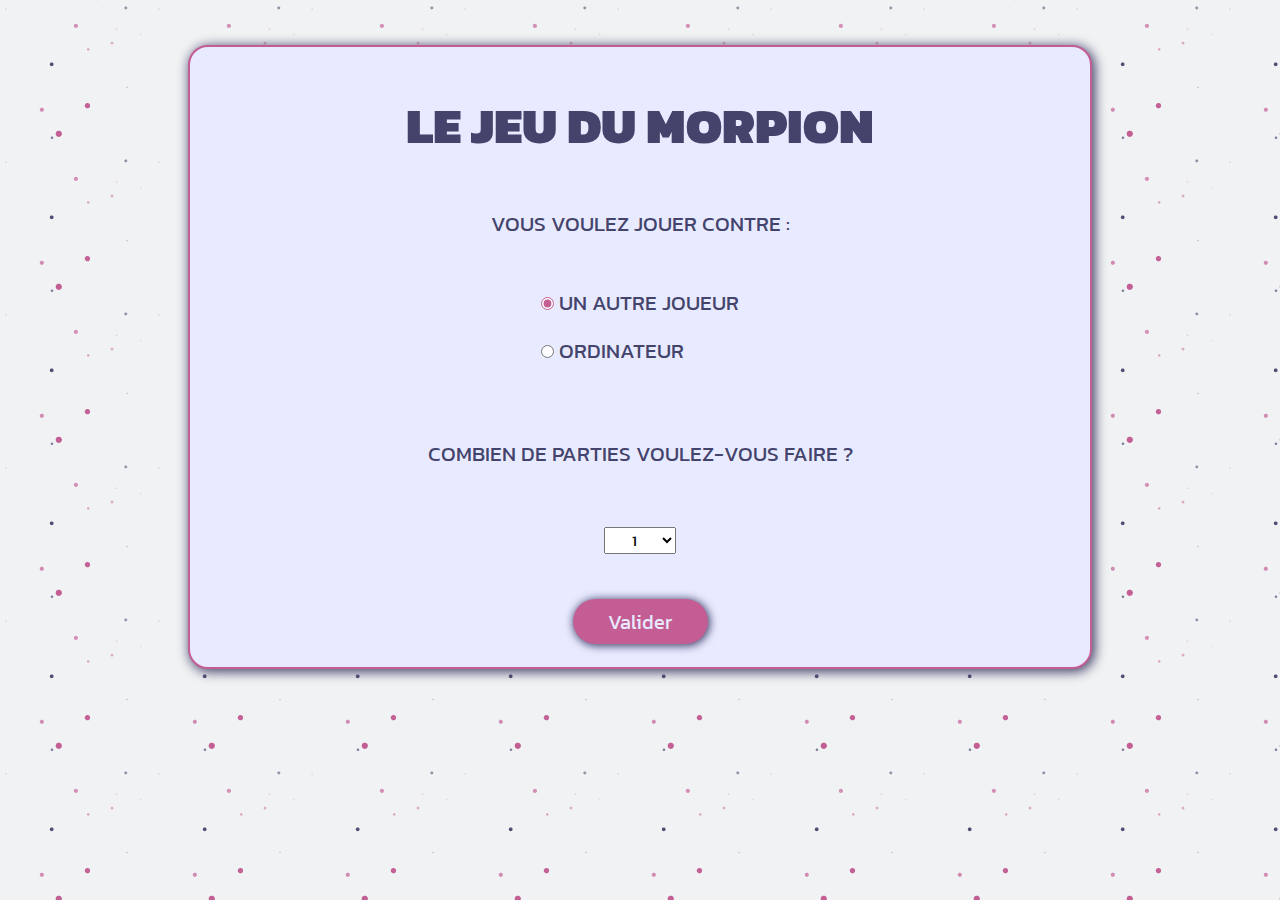
<file: index.html>
<!DOCTYPE html>
<html lang="fr">
<head>
    <meta charset="UTF-8">
    <meta http-equiv="X-UA-Compatible" content="IE=edge">
    <meta name="viewport" content="width=device-width, initial-scale=1.0">
    <title>Viens jouer au morpion</title>
    <link rel="stylesheet" href="app.css">
    <script src="thethird.js" defer></script>
    <link href="https://fonts.googleapis.com/css2?family=Kanit:ital,wght@0,300;1,100&display=swap" rel="stylesheet"> 
</head>
<body>
    <div class="container">
        <div class="interface2">
        <h1>LE JEU DU MORPION</h1>
        <form action="" class="interface">
            <div class="againstWhom">
                <legend for="who">Vous voulez jouer contre :</legend><br>
            <div class="answers">
            <input id="thecomputer" type="radio" name="player" value="thecomputer" checked> 
            <label for="thecomputer">un autre joueur</label> <br>
            <input id="theplayer" type="radio" name="player" value="theplayer"> 
            <label for="theplayer">ordinateur</label> 
            </div>
        </div>
            
            <div class="againstWhom">
                <legend for="numberparty">Combien de parties voulez-vous faire ?</legend> <br>
            <select name="howManyGames" id="numberparty">
                <option value="nbGame">1</option>
                <option value="nbGame">2</option>
                <option value="nbGame">3</option>
                <option value="nbGame">4</option>
                <option value="nbGame">5</option>
                <option value="nbGame">6</option>
            </select>
            </div>
            
            <button id="submitTheForm" type="submit">Valider</button>
        </form>
    </div></div>
</body>
</html>
</file>
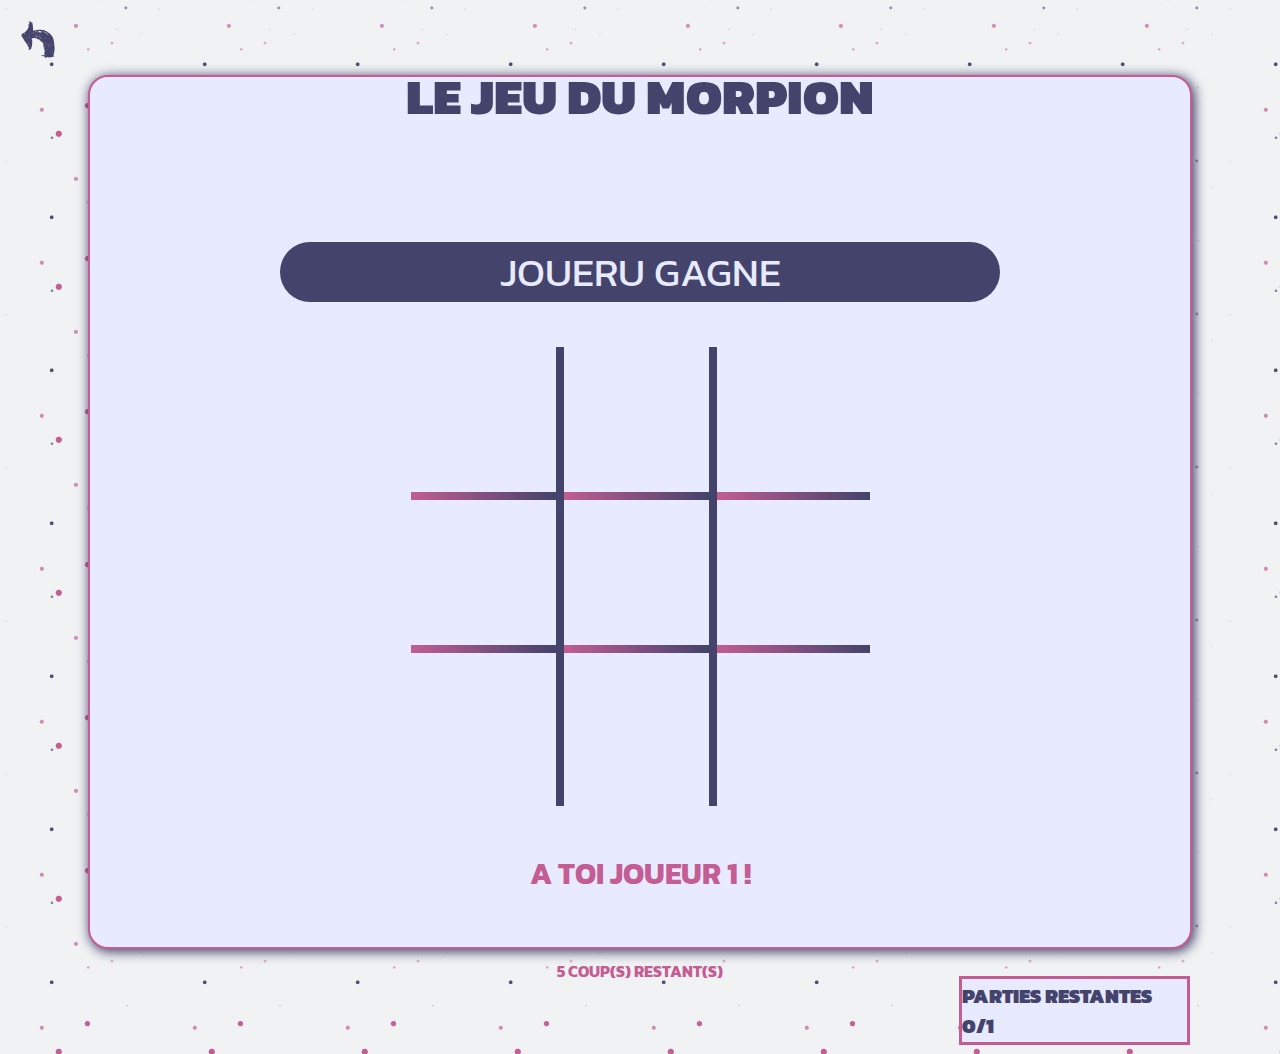
<file: gamepage.html>
<!DOCTYPE html>
<html lang="fr">
<head>
    <meta charset="UTF-8">
    <meta http-equiv="X-UA-Compatible" content="IE=edge">
    <meta name="viewport" content="width=device-width, initial-scale=1.0">
    <title>Essaye de gagner</title>
    <link rel="stylesheet" href="app.css">
    <script src="app.js" defer></script>
    <link href="https://fonts.googleapis.com/css2?family=Fuzzy+Bubbles:wght@700&family=Kanit:ital,wght@0,300;1,100&family=Raleway:wght@900&display=swap" rel="stylesheet"> 
</head>
<body>
    <img class="back" src="2079324.svg" alt="">
    <div class="container">
        <div class="interface3">
        <h1>LE JEU DU MORPION</h1>
        <div class="whowon">Joueru gagne</div>
        <div class="game">
            <button class="box box1"></button>
            <button class="box box2"></button>
            <button class="box box3"></button>
            <button class="box box4"></button>
            <button class="box box5"></button>
            <button class="box box6"></button>
            <button class="box box7"></button>
            <button class="box box8"></button>
            <button class="box box9"></button>
        </div>  
        <div class="player">
        <span class="whichplayer">A toi Joueur 1 !</span> <br>
        <span class="roundleft"></span>
    </div>
    </div>
   </div>
        <div class="gameleft">
            <div class="nbgameleft">
                <p>Parties restantes <span class="leftof">0/1</span></p>
            </div>
        </div>
   
</body>
</html>
</file>
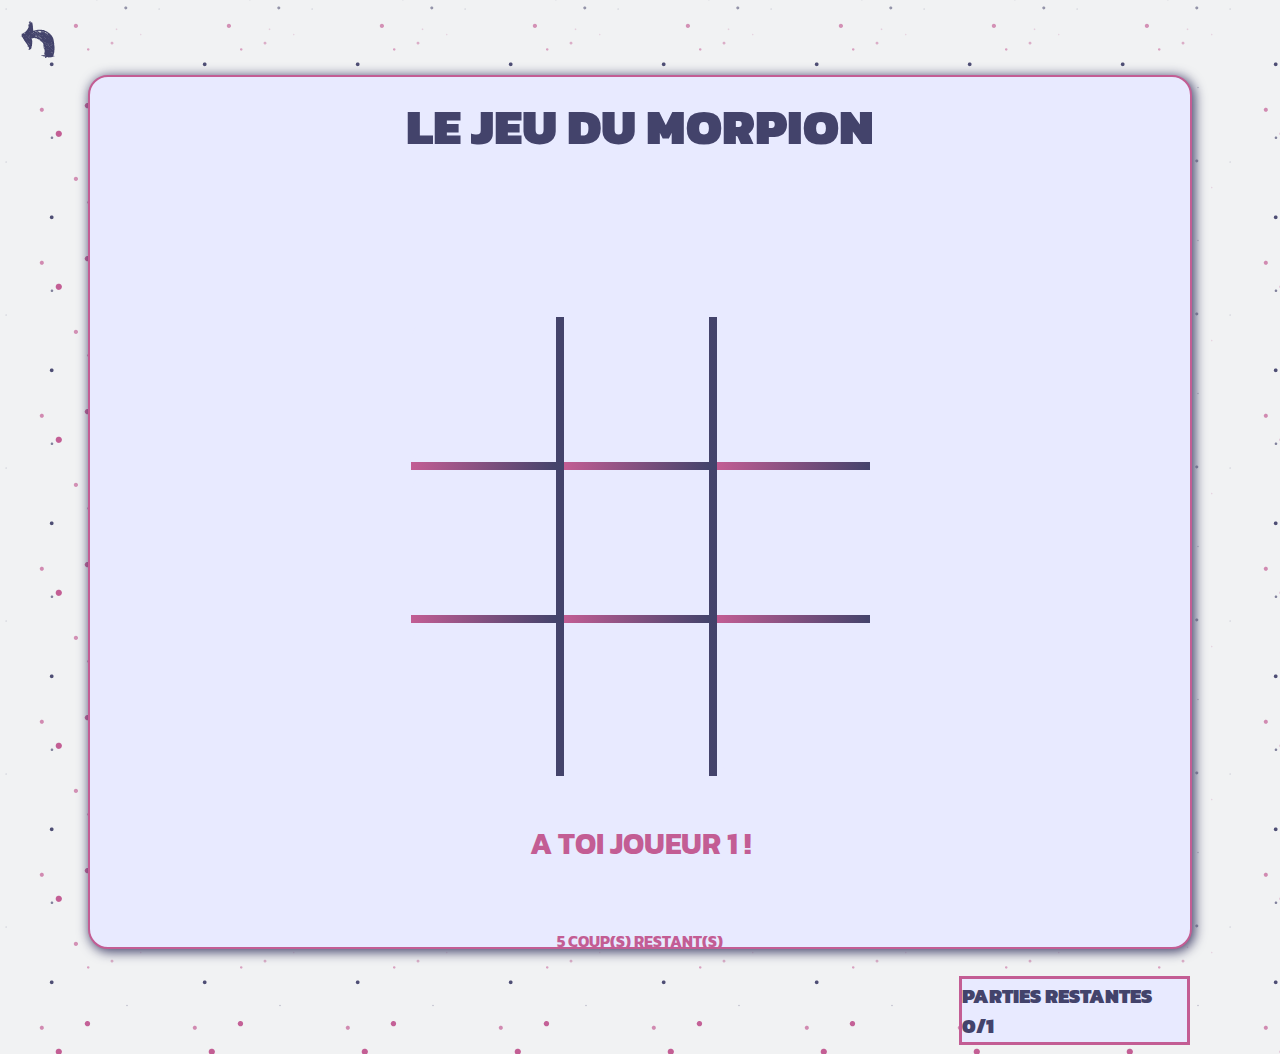
<file: gamepagecomputer.html>
<!DOCTYPE html>
<html lang="fr">
<head>
    <meta charset="UTF-8">
    <meta http-equiv="X-UA-Compatible" content="IE=edge">
    <meta name="viewport" content="width=device-width, initial-scale=1.0">
    <title>Essaye de gagner</title>
    <link rel="stylesheet" href="app.css">
    <script src="style.js" defer></script>
    <link href="https://fonts.googleapis.com/css2?family=Fuzzy+Bubbles:wght@700&family=Kanit:ital,wght@0,300;1,100&family=Raleway:wght@900&display=swap" rel="stylesheet">
</head>
<body>
    <img class="back" src="2079324.svg" alt="">
   
    <div class="container"> 
        <div class="interface3">
        <h1>LE JEU DU MORPION</h1>
        <div class="whowon"></div>
        <div class="game">
            <button class="box box1"></button>
            <button class="box box2"></button>
            <button class="box box3"></button>
            <button class="box box4"></button>
            <button class="box box5"></button>
            <button class="box box6"></button>
            <button class="box box7"></button>
            <button class="box box8"></button>
            <button class="box box9"></button>
        </div>  
        <div class="player">
        <span class="whichplayer">A toi Joueur 1 !</span> <br>
        <span class="roundleft"></span>
    </div>
    </div></div>
  
        <div class="gameleft">
            <div class="nbgameleft">
                <p>Parties restantes <span class="leftof">0/1</span></p>
            </div>
        </div>
    
</body>
</html>
</file>
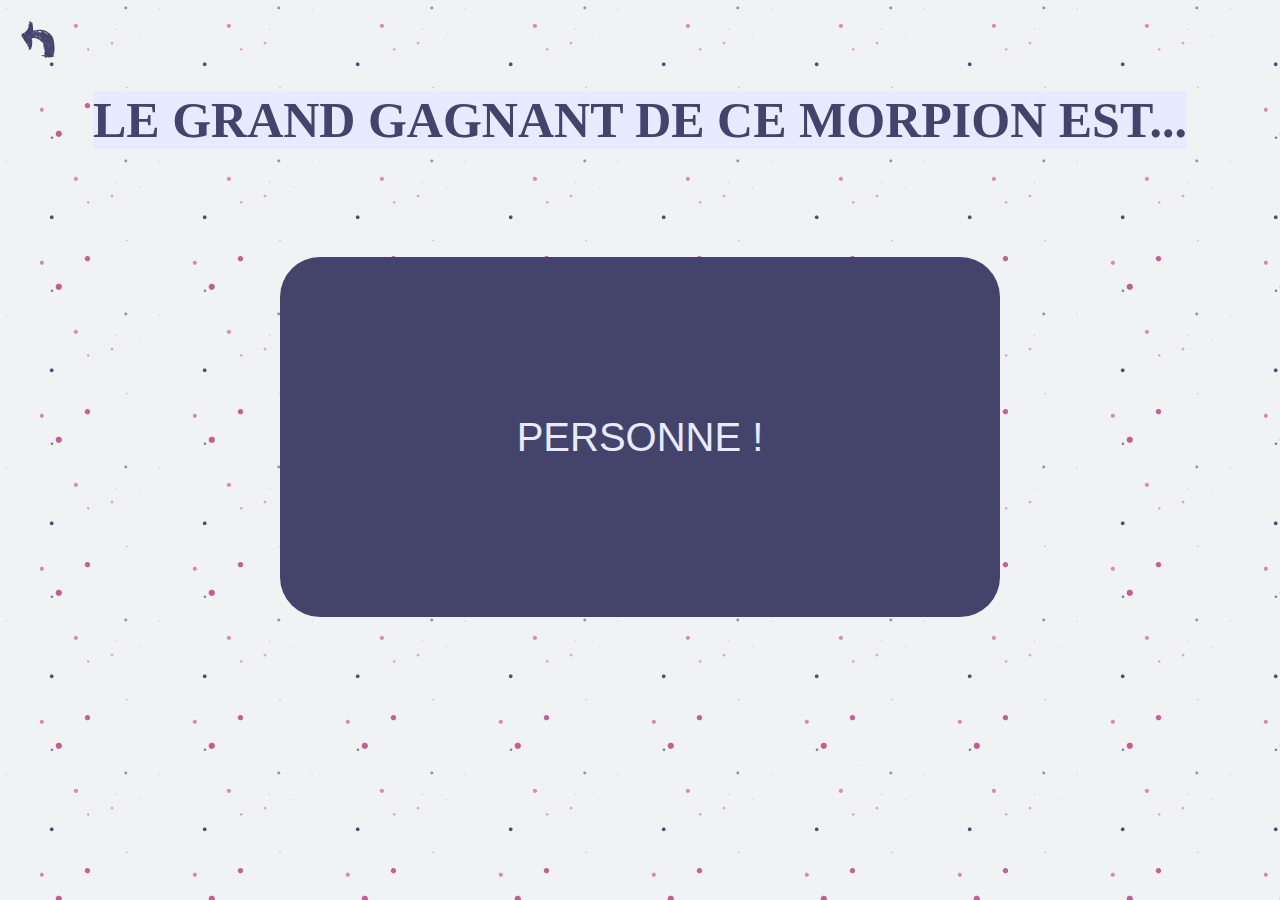
<file: result.html>
<!DOCTYPE html>
<html lang="fr">
<head>
    <meta charset="UTF-8">
    <meta http-equiv="X-UA-Compatible" content="IE=edge">
    <meta name="viewport" content="width=device-width, initial-scale=1.0">
    <title>Le grand gagnant est...</title>
    <link rel="stylesheet" href="app.css">
    <script src="result.js" defer></script>
    
    <link href="https://fonts.googleapis.com/css2?family=Raleway:wght@500&display=swap" rel="stylesheet">
</head>
<body>
    <img class="back" src="2079324.svg" alt="">
    <div class="container">
        <h1 class="winner">Le grand gagnant de ce morpion est...</h1>
        <div class="whowon"></div>
        <p class="announce"></p>
    </div>
</body>
</html>
</file>
<file: app.css>
*{
    padding: 0;
    margin: 0;
    font-family: 'Kanit', sans-serif;
   
}
body{
     background-image: url(Firefly-6.3s-1084px.png);
     text-transform: uppercase;
}
.interface2{
    background-color: #e8eaff;
    width: 900px;
    height: 620px;
    display: flex;
    justify-content: center;
    align-items: center;
    flex-direction: column;
    border-radius: 20px;
    border: 2px solid #C35D94;
    margin-top: 5vh;
    box-shadow: 2px 2px 12px 1px #43436b;
    
}
.interface3{
    background-color: #e8eaff;
    width: 1100px;
    height: 870px;
    display: flex;
    justify-content: center;
    align-items: center;
    flex-direction: column;
    border-radius: 20px;
    border: 2px solid #C35D94;
    
    box-shadow: 2px 2px 12px 1px #43436b;
    
}
.container{
    display: flex;
    justify-content: center;
    align-items: center;
    flex-direction: column;
}
h1{
    font-family: 'Kanit';
    margin-top: 2vh;
    margin-bottom: 2vh;
    font-size: 50px;
    font-weight:900;
    color: #43436b;
}

.game{
    display: grid;
    grid-template-columns: 1fr 1fr 1fr;
    margin-top: 5vh;
    
}
.box{
    border: 8px solid;
    border-image: linear-gradient(to right, #C35D94, #43436b) 1;
    border-top-style: none;
    border-left-style: none;
    width: 17vh;
    height: 17vh;
   font-size: 80px;
   color: #43436b;
   background-color: #e8eaff;
   font-family: 'Fuzzy Bubbles', cursive;
   font-weight: 400;
}
.box3{
    border-right-style: none;
}
.box6{
    border-right-style: none;
}
.box9{
    border-right-style: none;
    border-bottom-style: none;
}
.box7{
    border-bottom-style: none;
}
.box8{
    border-bottom-style: none;
}
.gameleft{
    display: flex;
    justify-content: flex-end;
    margin-right: 10vh;
    margin-top: 3vh;
    margin-bottom: 1vh;
    
}
.nbgameleft{
    background-color: #e8eaff;
    border: 3px solid #C35D94;
    width: 25vh;
    height: 7vh;
    display: flex;
    justify-content: center;
    align-items: center;
    font-size: 20px;
    font-weight: 900;
    color: #43436b;
}
.tryagain{
    margin-top: 5vh;
    width: 20vh;
    height: 4vh;
    font-size: 16px;
    background-color: #C35D94;
    color: #e8eaff;
    font-weight: 600;
}
.player{
    margin-top: 5vh;
    font-size: 30px;
    color: #C35D94;
    font-weight: 700;
    display: flex;
    flex-direction: column;
    align-items: center;
}
.announce{
    margin-top: 5vh;
    font-size: 30px;
    color: #C35D94;
    font-weight: 700;
    background-color: #e8eaff;
}
.roundleft{
    margin-top: 2vh;
    font-size: 16px;
}
.whowon{
    width: 80vh;
    height: 40vh;
    background-color: #43436b;
    display: flex;
    justify-content: center;
    align-items: center;
    color: #e8eaff;
    margin-top: 10vh;
    border-radius: 40px;
    font-size: 40px;
}

.againstWhom{
    margin-top: 3vh;
    margin-bottom: 5vh;
    display: flex;
    flex-direction: column;
    align-items: center;
    justify-content: center;
}
.againstWhom label{
    margin-top: 2vh;
}
form{
    display: flex;
    flex-direction: column;
    align-items: center;
    justify-content: center;
    font-size: 25px;
    color: #43436b;
}
input{
    margin-top: 3vh;
    accent-color: #C35D94;
}
select{
    margin-top: 3vh;
    width: 8vh;
    display: flex;
    justify-content: center;
    align-items: center;
    font-size: 15px;
    text-align: center;
}
button{
    width: 15vh;
    height: 5vh;
    font-size: 20px;
    border: 1px solid #43436b;
    background-color: #C35D94;
    color: #e8eaff;
    border-radius: 25px;
}
img{
    height: 60px;
    width: 60px;
    margin-left: 1vh;
    margin-top: 1vh;
}
.interface{
    font-size: 21px;
}
#submitTheForm{
    box-shadow: 1px 1px 8px 1px #43436b;
    border: none;
}
#submitTheForm:hover{
    color: #e8eaff;
    background-color: #43436b;
    box-shadow: 1px 1px 8px 1px #C35D94;
}
.winner{
    background-color: #e8eaff;
}
@media screen and (max-width:1113px){
.interface3{
    width: 900px;
}
}
@media screen and (max-width:931px){
.interface2{
    width: 700px;
}
.interface3{
    width: 700px;
}
}
@media screen and (max-width:727px) {
    h1{
        font-size: 30px;
    }
    .interface2{
        width: 500px;
    }
    .againstWhom{
        font-size: 20px;
    }
    .interface3{
        width: 500px;
    }
    .whowon{
        width: 450px;
        font-size: 35px;
    }
}
@media screen and (max-width:521px){
    .interface2{
        width: 350px;
        height: 520px;
    }
    h1{
        font-size: 25px;
    }
    .againstWhom{
        font-size: 16px;
    }
    #submitTheForm{
        width: 100px;
        font-size: 18px;
    }
    .interface3{
        width: 350px;
        height: 650px;
    }
    .back{
        width: 50px;
    }
    .nbgameleft{
        width: 20vh;
        font-size: 16px;
        border-width: 2px;
    }
    .box{
        width: 10vh;
        height: 10vh;
        font-size: 45px;
    }
    .whichplayer{
        font-size: 20px;
    }
    .whowon{
        width: 300px;
        font-size: 25px;
        height: 250px;
    }
}
@media screen and (max-width:365px){
    .interface2{
        width: 280px;
    }
    h1{
        font-size: 20px;
    }
    .againstWhom{
        font-size: 14px;
    }
    .interface3{
        width: 280px;
    }
    .whowon{
        width: 280px;
        font-size: 20px;
    }
    .announce{
        font-size: 25px;
    }
}
</file>
